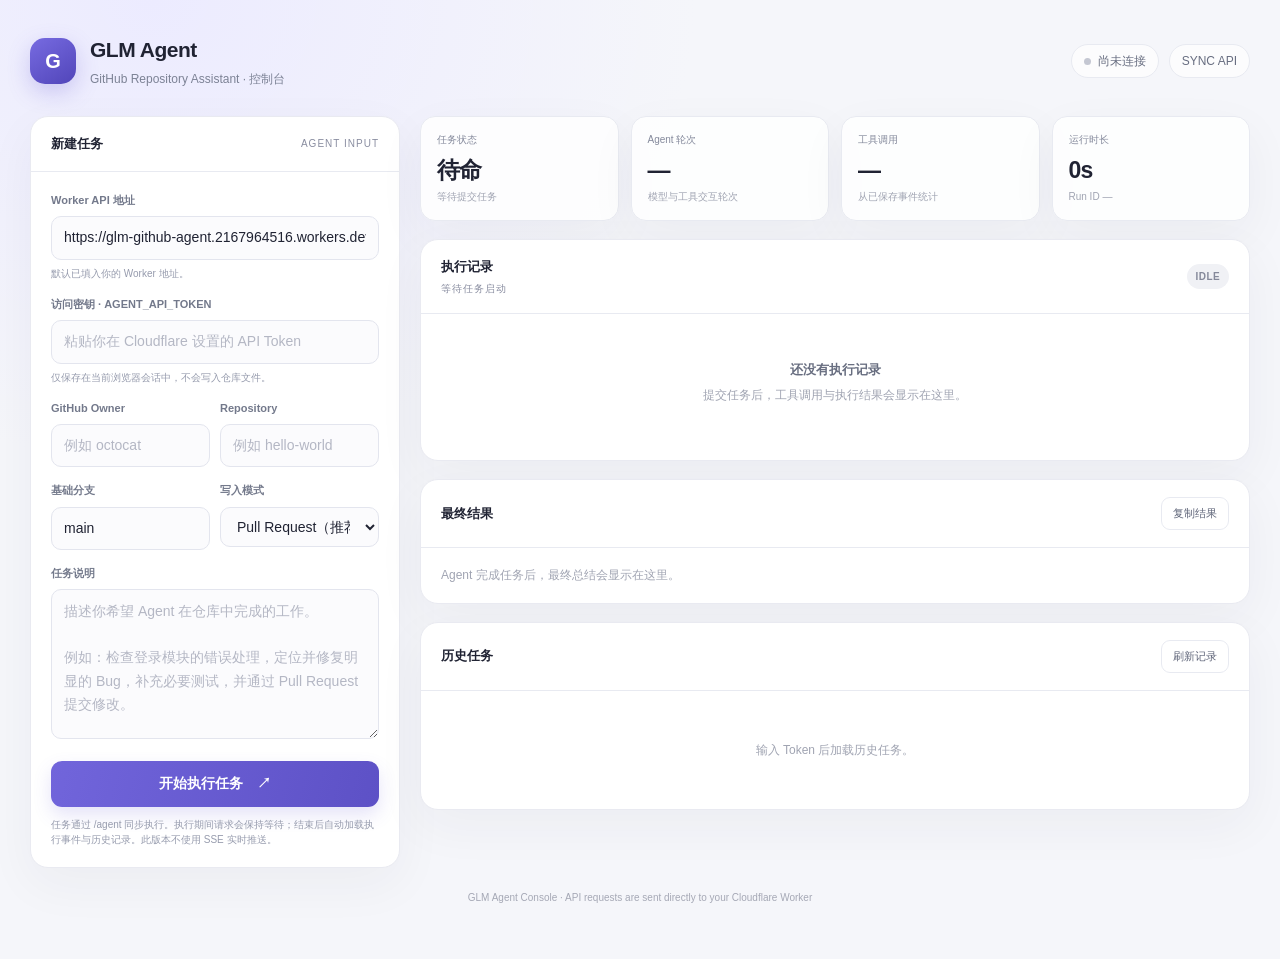
<file: glm-agent-upgrade/main/public/index.html>
<!doctype html>
<html lang="zh-CN">
<head>
<meta charset="utf-8">
<meta name="viewport" content="width=device-width,initial-scale=1">
<meta name="color-scheme" content="light">
<title>GLM Agent · 控制台</title>
<style>
:root{--bg:#f5f6fa;--paper:#fff;--ink:#202333;--muted:#7c8295;--line:#e8eaf1;--soft:#f0f1f8;--accent:#6558d3;--accent2:#887ce8;--green:#16856b;--red:#c34c62;--amber:#a56b16;--shadow:0 16px 50px #22264a0c}
*{box-sizing:border-box}body{margin:0;background:radial-gradient(ellipse at 12% 0%,#ecebff 0,transparent 34%),var(--bg);color:var(--ink);font:14px/1.55 Inter,-apple-system,BlinkMacSystemFont,"Segoe UI","PingFang SC","Microsoft YaHei",sans-serif}
button,input,select,textarea{font:inherit}button{cursor:pointer}.wrap{max-width:1440px;margin:auto;padding:34px 30px 54px}
header{display:flex;justify-content:space-between;align-items:center;gap:20px;margin-bottom:28px}.brand{display:flex;align-items:center;gap:14px}.mark{width:46px;height:46px;border-radius:15px;background:linear-gradient(145deg,#776be1,#5145b9);display:grid;place-items:center;color:white;font-weight:800;font-size:20px;box-shadow:0 8px 22px #6558d344}.brand h1{font-size:21px;letter-spacing:-.5px;margin:0;font-weight:760}.brand p{margin:3px 0 0;color:var(--muted);font-size:12px}.head-right{display:flex;align-items:center;gap:10px}.chip{border:1px solid var(--line);background:#ffffffb8;padding:7px 12px;border-radius:99px;color:#686e81;font-size:12px}.led{display:inline-block;width:7px;height:7px;border-radius:50%;background:#c4c7d2;margin-right:7px}.led.on{background:#1aa783;box-shadow:0 0 0 3px #1aa78318}
.layout{display:grid;grid-template-columns:370px minmax(0,1fr);gap:20px;align-items:start}.panel{background:var(--paper);border:1px solid #e9eaf1;border-radius:18px;box-shadow:var(--shadow);overflow:hidden}.panel-head{padding:17px 20px;border-bottom:1px solid var(--line);display:flex;align-items:center;justify-content:space-between;gap:12px}.panel-head h2{font-size:13px;margin:0;font-weight:750;letter-spacing:.1px}.eyebrow{font-size:10px;color:#898da0;letter-spacing:1px;text-transform:uppercase}.panel-body{padding:20px}.field{margin-bottom:15px}.field label{display:block;font-size:11px;color:#73798b;font-weight:650;margin-bottom:7px}.field input,.field textarea,.field select{width:100%;border:1px solid #e3e5ee;border-radius:10px;background:#fbfbfd;color:var(--ink);padding:10px 12px;outline:none;transition:.15s}.field input:focus,.field textarea:focus,.field select:focus{border-color:#958be9;box-shadow:0 0 0 3px #776be119;background:white}.field textarea{min-height:150px;resize:vertical;line-height:1.65}.field input::placeholder,.field textarea::placeholder{color:#b4b7c4}.row2{display:grid;grid-template-columns:1fr 1fr;gap:10px}.hint{font-size:10px;color:#969bad;margin-top:6px;line-height:1.5}.primary{width:100%;border:0;border-radius:11px;background:linear-gradient(105deg,#7165db,#5d51c6);color:#fff;padding:12px 16px;font-weight:700;box-shadow:0 8px 18px #6558d32b;transition:.15s}.primary:hover{transform:translateY(-1px);box-shadow:0 11px 22px #6558d33b}.primary:disabled{opacity:.55;cursor:wait;transform:none}.secondary{border:1px solid var(--line);border-radius:9px;background:#fff;color:#60667a;padding:7px 11px;font-size:11px}.secondary:hover{border-color:#c9c4f0;color:var(--accent)}
.main{display:grid;gap:18px}.stats{display:grid;grid-template-columns:repeat(4,minmax(0,1fr));gap:12px}.stat{background:#ffffffd9;border:1px solid var(--line);border-radius:15px;padding:15px 16px;box-shadow:var(--shadow)}.stat .label{font-size:10px;color:#858a9c}.stat .value{font-size:23px;font-weight:760;letter-spacing:-.8px;margin-top:5px}.stat .sub{font-size:10px;color:#a0a4b2;margin-top:1px;overflow:hidden;text-overflow:ellipsis;white-space:nowrap}
.status{font-size:10px;font-weight:700;letter-spacing:.4px;padding:5px 9px;border-radius:99px;background:#f0f1f5;color:#85899a}.status.running{background:#fff5df;color:var(--amber)}.status.completed{background:#e8f6f1;color:var(--green)}.status.failed{background:#fff0f2;color:var(--red)}
.timeline{padding:6px 21px 16px}.empty{padding:40px 15px;text-align:center;color:#a0a4b2;font-size:12px}.empty strong{display:block;color:#686e80;font-size:13px;margin-bottom:5px}.event{display:grid;grid-template-columns:28px minmax(0,1fr);gap:12px;padding:13px 0;border-bottom:1px solid #f0f1f5}.event:last-child{border:0}.event-icon{width:27px;height:27px;border-radius:9px;background:#f0efff;color:var(--accent);display:grid;place-items:center;font-size:12px;font-weight:800}.event.tool .event-icon{background:#eaf5f5;color:#23827c}.event.error .event-icon{background:#fff0f2;color:var(--red)}.event.done .event-icon{background:#e8f6f1;color:var(--green)}.event-top{display:flex;justify-content:space-between;gap:10px;align-items:center}.event-title{font-size:12px;font-weight:700}.event-time{font-size:10px;color:#a1a5b2;white-space:nowrap}.event-desc{font-size:11px;color:#777d90;margin-top:3px;overflow-wrap:anywhere;white-space:pre-wrap}.details{margin-top:8px;padding:10px 12px;background:#f8f8fb;border:1px solid #eceef4;border-radius:9px;color:#60667a;font:10px/1.6 ui-monospace,SFMono-Regular,Consolas,monospace;white-space:pre-wrap;overflow:auto;max-height:220px}
.result{padding:18px 20px;white-space:pre-wrap;overflow-wrap:anywhere;color:#4e5365;font-size:12px;max-height:420px;overflow:auto}.muted{color:#a0a4b2}.history{padding:10px;display:grid;gap:7px}.history-item{display:flex;justify-content:space-between;align-items:center;gap:12px;width:100%;border:1px solid #eff0f5;background:#fff;border-radius:10px;padding:11px 12px;text-align:left;color:var(--ink)}.history-item:hover{border-color:#cfcaf4;background:#fcfbff}.history-item strong{display:block;font-size:11px}.history-item small{display:block;color:#969bad;font-size:10px;margin-top:3px}.foot{text-align:center;color:#a5a8b5;font-size:10px;margin-top:22px}.toast{position:fixed;right:22px;bottom:22px;max-width:min(440px,calc(100vw - 44px));padding:12px 16px;border-radius:11px;background:#27263c;color:white;box-shadow:0 12px 35px #1b1a2a33;z-index:9;font-size:12px}.hidden{display:none!important}
@media(max-width:980px){.wrap{padding:22px 16px 40px}.layout{grid-template-columns:1fr}.stats{grid-template-columns:repeat(2,minmax(0,1fr))}}@media(max-width:560px){header{align-items:flex-start}.head-right{display:none}.row2{grid-template-columns:1fr}.panel-body{padding:16px}.panel-head{padding:15px 16px}.stats{gap:8px}.stat{padding:12px}.stat .value{font-size:20px}}
</style>
</head>
<body>
<div class="wrap">
<header>
  <div class="brand"><div class="mark">G</div><div><h1>GLM Agent</h1><p>GitHub Repository Assistant · 控制台</p></div></div>
  <div class="head-right"><span class="chip"><i class="led" id="led"></i><span id="connection">尚未连接</span></span><span class="chip">SYNC API</span></div>
</header>
<div class="layout">
  <aside class="panel">
    <div class="panel-head"><h2>新建任务</h2><span class="eyebrow">AGENT INPUT</span></div>
    <div class="panel-body">
      <div class="field"><label>Worker API 地址</label><input id="apiBase" value="https://glm-github-agent.2167964516.workers.dev" spellcheck="false"><div class="hint">默认已填入你的 Worker 地址。</div></div>
      <div class="field"><label>访问密钥 · AGENT_API_TOKEN</label><input id="token" type="password" placeholder="粘贴你在 Cloudflare 设置的 API Token" autocomplete="off"><div class="hint">仅保存在当前浏览器会话中，不会写入仓库文件。</div></div>
      <div class="row2">
        <div class="field"><label>GitHub Owner</label><input id="owner" placeholder="例如 octocat"></div>
        <div class="field"><label>Repository</label><input id="repo" placeholder="例如 hello-world"></div>
      </div>
      <div class="row2">
        <div class="field"><label>基础分支</label><input id="branch" value="main"></div>
        <div class="field"><label>写入模式</label><select id="mode"><option value="pr">Pull Request（推荐）</option><option value="direct">Direct（需服务端开启）</option></select></div>
      </div>
      <div class="field"><label>任务说明</label><textarea id="prompt" placeholder="描述你希望 Agent 在仓库中完成的工作。&#10;&#10;例如：检查登录模块的错误处理，定位并修复明显的 Bug，补充必要测试，并通过 Pull Request 提交修改。"></textarea></div>
      <button class="primary" id="startBtn">开始执行任务　↗</button>
      <div class="hint" style="margin-top:10px">任务通过 /agent 同步执行。执行期间请求会保持等待；结束后自动加载执行事件与历史记录。此版本不使用 SSE 实时推送。</div>
    </div>
  </aside>
  <main class="main">
    <section class="stats">
      <div class="stat"><div class="label">任务状态</div><div class="value" id="statStatus">待命</div><div class="sub" id="statStatusSub">等待提交任务</div></div>
      <div class="stat"><div class="label">Agent 轮次</div><div class="value" id="statRounds">—</div><div class="sub">模型与工具交互轮次</div></div>
      <div class="stat"><div class="label">工具调用</div><div class="value" id="statTools">—</div><div class="sub">从已保存事件统计</div></div>
      <div class="stat"><div class="label">运行时长</div><div class="value" id="statDuration">0s</div><div class="sub" id="statRunId">Run ID —</div></div>
    </section>
    <section class="panel">
      <div class="panel-head"><div><h2>执行记录</h2><div class="eyebrow" id="runMeta" style="margin-top:4px">等待任务启动</div></div><span class="status" id="liveStatus">IDLE</span></div>
      <div class="timeline" id="timeline"><div class="empty"><strong>还没有执行记录</strong>提交任务后，工具调用与执行结果会显示在这里。</div></div>
    </section>
    <section class="panel">
      <div class="panel-head"><h2>最终结果</h2><button class="secondary" id="copyResult">复制结果</button></div>
      <div class="result muted" id="result">Agent 完成任务后，最终总结会显示在这里。</div>
    </section>
    <section class="panel">
      <div class="panel-head"><h2>历史任务</h2><button class="secondary" id="refreshHistory">刷新记录</button></div>
      <div class="history" id="history"><div class="empty">输入 Token 后加载历史任务。</div></div>
    </section>
  </main>
</div>
<div class="foot">GLM Agent Console · API requests are sent directly to your Cloudflare Worker</div>
</div>
<div id="toast" class="toast hidden"></div>
<script>
(function(){
  const $=id=>document.getElementById(id);
  const state={startedAt:0,completedAt:0,runId:null};
  let toastTimer=null;
  function toast(message){const el=$("toast");el.textContent=message;el.classList.remove("hidden");clearTimeout(toastTimer);toastTimer=setTimeout(()=>el.classList.add("hidden"),3600);}
  function base(){return $("apiBase").value.trim().replace(/\/+$/,"");}
  function token(){return $("token").value.trim()||sessionStorage.getItem("glm_agent_token")||"";}
  async function api(path,options){
    const headers=Object.assign({},options&&options.headers||{});
    if(token())headers.Authorization="Bearer "+token();
    return fetch(base()+path,Object.assign({},options||{},{headers}));
  }
  function setStatus(label,sub,kind){
    $("statStatus").textContent=label;$("statStatusSub").textContent=sub||"";
    $("liveStatus").textContent=(kind||"idle").toUpperCase();$("liveStatus").className="status "+(kind||"");
  }
  function duration(){
    if(!state.startedAt){$("statDuration").textContent="0s";return;}
    const ms=Math.max(0,(state.completedAt||Date.now())-state.startedAt);
    $("statDuration").textContent=ms<60000?(ms/1000).toFixed(1)+"s":Math.floor(ms/60000)+"m "+Math.floor(ms%60000/1000)+"s";
  }
  function safeJson(value){try{return typeof value==="string"?JSON.parse(value):value;}catch{return {raw:value};}}
  function pretty(value){if(value==null)return "";return typeof value==="string"?value:JSON.stringify(value,null,2);}
  function addEvent(type,payload,at){
    payload=payload||{};
    const labels={started:"任务开始",tool_call:"工具调用",tool_result:"工具结果",completed:"任务完成",failed:"任务失败"};
    const icons={started:"●",tool_call:"↗",tool_result:"✓",completed:"✓",failed:"!"};
    const item=document.createElement("div");item.className="event "+(type==="tool_call"||type==="tool_result"?"tool":type==="failed"?"error":type==="completed"?"done":"");
    const icon=document.createElement("div");icon.className="event-icon";icon.textContent=icons[type]||"·";
    const body=document.createElement("div");const top=document.createElement("div");top.className="event-top";
    const title=document.createElement("div");title.className="event-title";title.textContent=labels[type]||type;
    const time=document.createElement("div");time.className="event-time";time.textContent=at?new Date(Number(at)).toLocaleString():"";
    top.append(title,time);body.append(top);
    const desc=document.createElement("div");desc.className="event-desc";
    let detail=null;
    if(type==="started")desc.textContent=(payload.owner||"")+"/"+(payload.repo||"")+" · "+(payload.branch||"main")+" · "+(payload.mode||"pr");
    else if(type==="tool_call"){desc.textContent=payload.name||"工具";detail=payload.arguments||payload.args||null;}
    else if(type==="tool_result"){desc.textContent=payload.name||"工具返回";detail=payload.error||payload.result||payload;}
    else if(type==="completed"){desc.textContent="Agent 已完成执行";detail=payload.finalText||payload.rounds?{rounds:payload.rounds,summary:payload.finalText}:null;}
    else if(type==="failed")desc.textContent=payload.error||"执行失败";
    else desc.textContent=pretty(payload);
    body.append(desc);
    if(detail!==null){const pre=document.createElement("pre");pre.className="details";pre.textContent=pretty(detail);body.append(pre);}
    item.append(icon,body);$("timeline").append(item);
    if(type==="tool_call")$("statTools").textContent=String(Number($("statTools").textContent||0)+1);
    if(type==="completed"&&payload.rounds)$("statRounds").textContent=payload.rounds;
  }
  function clearTimeline(){$("timeline").innerHTML="";}
  function reset(){
    state.startedAt=Date.now();state.completedAt=0;state.runId=null;
    clearTimeline();$("statRounds").textContent="—";$("statTools").textContent="0";
    $("statRunId").textContent="Run ID —";$("runMeta").textContent="新任务";
    $("result").textContent="任务正在执行，请稍候…";$("result").classList.remove("muted");duration();
  }
  function renderRun(run,events){
    clearTimeline();
    const repo=run.repo||"";
    $("runMeta").textContent=repo+(run.id?" · "+run.id:"");
    state.runId=run.id||null;$("statRunId").textContent="Run ID "+(run.id||"—");
    let toolCount=0,rounds=null;
    (events||[]).forEach(ev=>{
      const payload=safeJson(ev.payload)||{};
      const type=ev.event_type||"event";
      if(type==="tool_call")toolCount++;
      if(type==="completed"&&payload.rounds)rounds=payload.rounds;
      addEvent(type,payload,ev.created_at);
    });
    $("statTools").textContent=String(toolCount);
    $("statRounds").textContent=rounds==null?"—":String(rounds);
    const started=Number(run.started_at)||0,finished=Number(run.finished_at)||0;
    state.startedAt=started;state.completedAt=finished;duration();
    if(run.status==="completed")setStatus("已完成","任务已成功结束","completed");
    else if(run.status==="failed")setStatus("失败",run.error||"任务执行失败","failed");
    else setStatus("执行中","任务仍处于运行状态","running");
    let summary=run.summary||run.error||"暂无最终总结";
    const parsed=safeJson(summary);
    if(parsed&&typeof parsed==="object"&&!parsed.raw&&parsed.rounds!==undefined)summary="任务已结束；详细过程见执行记录。";
    $("result").textContent=String(summary);$("result").classList.remove("muted");
  }
  async function start(){
    if(!base()){toast("请填写 Worker API 地址");return;}
    if(!token()){toast("请先输入 AGENT_API_TOKEN");return;}
    const owner=$("owner").value.trim(),repo=$("repo").value.trim(),prompt=$("prompt").value.trim(),branch=$("branch").value.trim()||"main",mode=$("mode").value;
    if(!owner||!repo||!prompt){toast("Owner、Repository 和任务说明不能为空");return;}
    sessionStorage.setItem("glm_agent_token",token());
    reset();$("startBtn").disabled=true;setStatus("执行中","请求已发送，等待 Worker 返回…","running");
    $("connection").textContent="已配置 Token";$("led").classList.add("on");
    try{
      const response=await api("/agent",{method:"POST",headers:{"Content-Type":"application/json"},body:JSON.stringify({owner,repo,branch,mode,prompt})});
      const data=await response.json().catch(()=>({}));
      if(!response.ok)throw new Error(data.error||("HTTP "+response.status));
      state.completedAt=Date.now();state.runId=data.run_id||null;
      $("statRunId").textContent="Run ID "+(data.run_id||"—");
      $("statRounds").textContent=data.budget?String(data.budget.used):"—";
      setStatus("已完成","Worker 已返回执行结果","completed");
      $("result").textContent=data.answer||"任务完成，但没有返回总结。";
      if(data.pr_number)$("result").textContent+="\n\nPR #"+data.pr_number;
      if(data.branch)$("result").textContent+="\n工作分支："+data.branch;
      if(data.budget)$("result").textContent+="\n\n请求预算："+data.budget.used+" / "+data.budget.limit;
      $("result").classList.remove("muted");
      if(data.run_id)await loadRun(data.run_id);
      await loadHistory();
    }catch(error){
      state.completedAt=Date.now();setStatus("执行失败",error.message,"failed");
      $("result").textContent=error.message;$("result").classList.remove("muted");
      addEvent("failed",{error:error.message},Date.now());toast(error.message);
    }finally{$("startBtn").disabled=false;duration();}
  }
  async function loadRun(id){
    const response=await api("/workflow/"+encodeURIComponent(id));
    const data=await response.json().catch(()=>({}));
    if(!response.ok)throw new Error(data.error||("HTTP "+response.status));
    renderRun(data.run||{},data.events||[]);
  }
  async function loadHistory(){
    if(!base()||!token())return;
    try{
      const response=await api("/workflow/runs?limit=30");
      const data=await response.json().catch(()=>({}));
      if(!response.ok)throw new Error(data.error||("HTTP "+response.status));
      const box=$("history");box.innerHTML="";
      const runs=data.runs||[];
      if(!runs.length){box.innerHTML='<div class="empty">暂无历史任务</div>';return;}
      runs.forEach(run=>{
        const button=document.createElement("button");button.className="history-item";
        const left=document.createElement("span"),strong=document.createElement("strong"),small=document.createElement("small");
        strong.textContent=run.repo||run.id||"任务";
        small.textContent=(run.started_at?new Date(Number(run.started_at)).toLocaleString():"时间未知")+" · "+(run.status||"unknown");
        left.append(strong,small);
        const badge=document.createElement("span");badge.className="status "+(run.status==="completed"?"completed":run.status==="failed"?"failed":"running");badge.textContent=run.status||"unknown";
        button.append(left,badge);button.addEventListener("click",()=>loadRun(run.id).catch(e=>toast("读取任务失败："+e.message)));
        box.append(button);
      });
    }catch(error){$("history").innerHTML="";const div=document.createElement("div");div.className="empty";div.textContent="无法读取历史记录："+error.message;$("history").append(div);}
  }
  $("startBtn").addEventListener("click",start);
  $("refreshHistory").addEventListener("click",loadHistory);
  $("copyResult").addEventListener("click",()=>navigator.clipboard.writeText($("result").textContent).then(()=>toast("已复制结果")).catch(()=>toast("复制失败，请手动复制")));
  $("token").addEventListener("change",()=>{sessionStorage.setItem("glm_agent_token",$("token").value.trim());loadHistory();});
  $("apiBase").addEventListener("change",loadHistory);
  const saved=sessionStorage.getItem("glm_agent_token");
  if(saved){$("token").value=saved;$("connection").textContent="Token 已载入";$("led").classList.add("on");loadHistory();}
  setInterval(duration,1000);
})();
</script>
</body>
</html>
</file>
